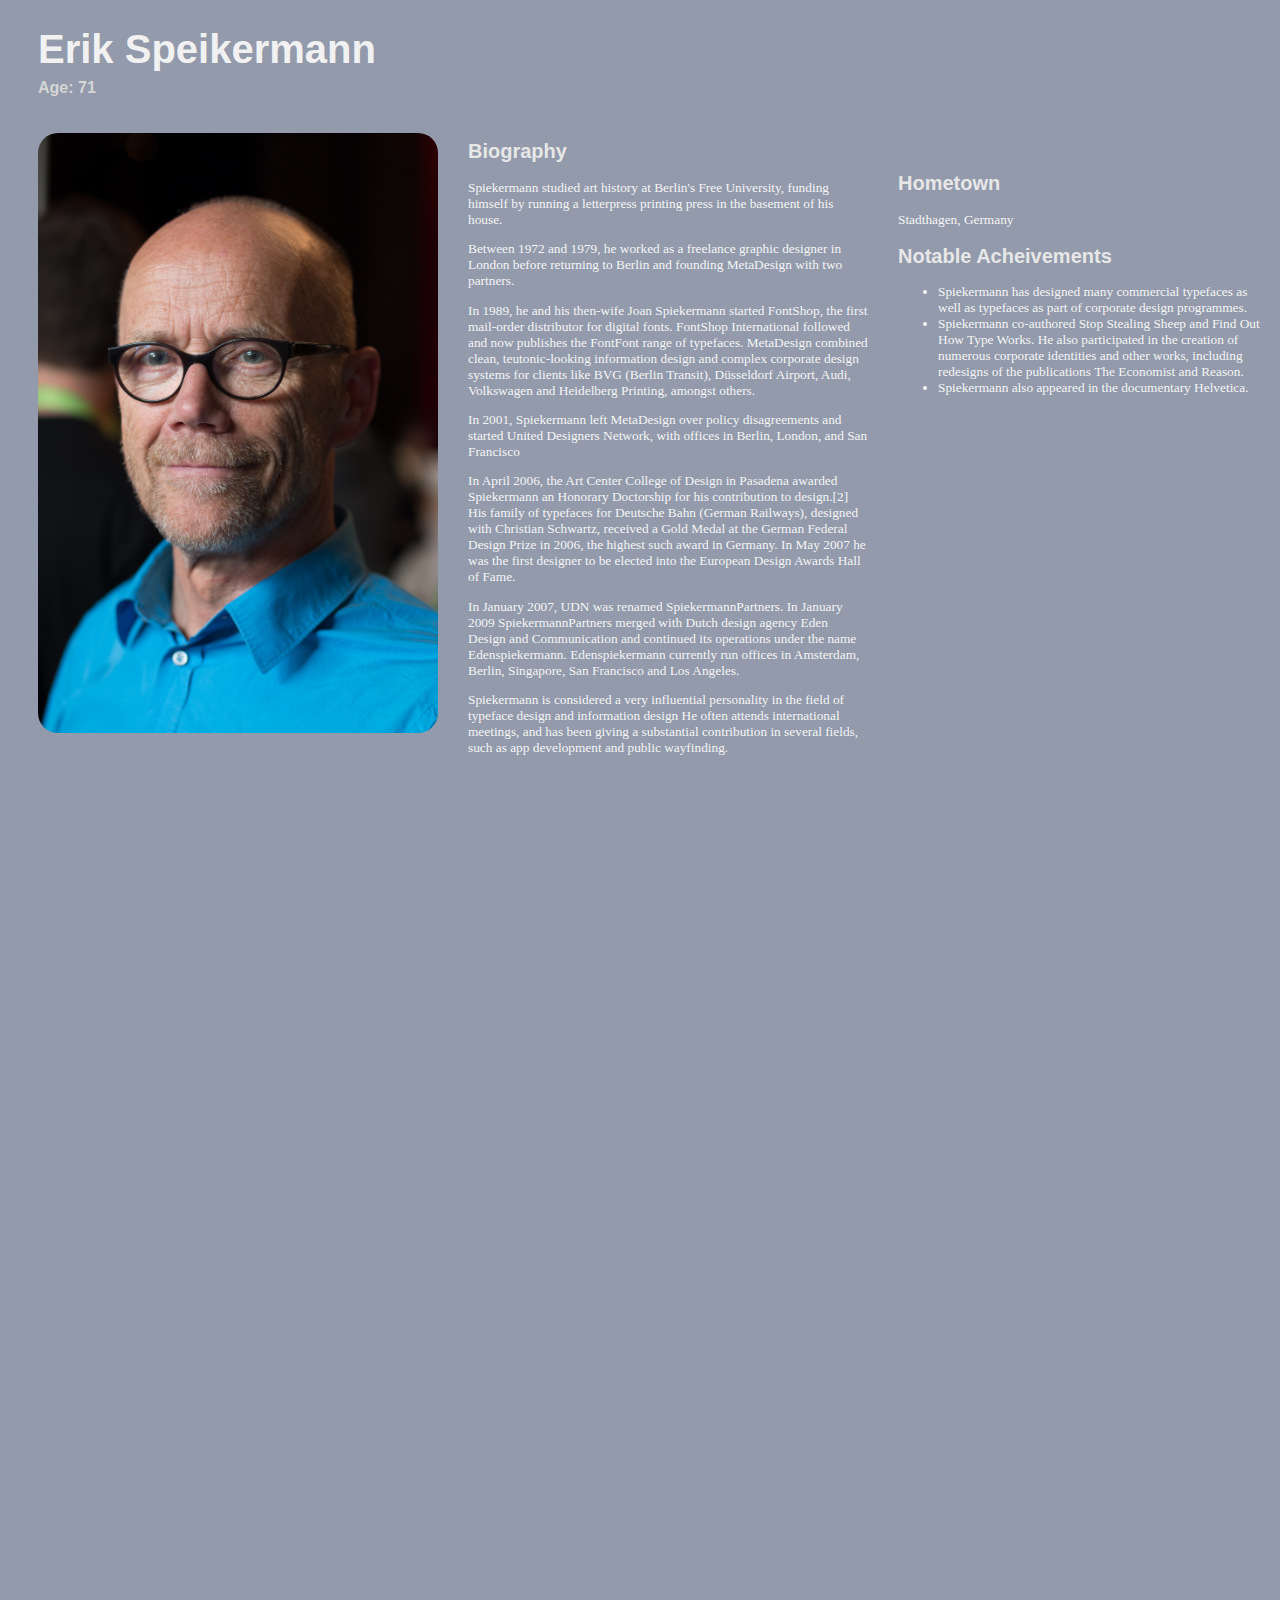
<file: index.html>
<!DOCTYPE html>
<html lang="en">
<head>
    <meta charset="UTF-8">
    <meta name="viewport" content="width=device-width, initial-scale=1.0">
    <meta http-equiv="X-UA-Compatible" content="ie=edge">
    <link rel="stylesheet" href="styles/style.css">
    <title>Erik Bio</title>
</head>
<body>
    <div class="stripe" id="cream"></div>
    <div class="stripe" id="blue"></div>
    <div class="stripe" id="orange"></div>

    <header>
        <h1>Erik Speikermann</h1>
        <h3 class="subheading">Age: 71</h3>
        <a href="https://en.wikipedia.org/wiki/Erik_Spiekermann" alt="Wiki Link" target="blank"><img src="assets/Spiekermann-image.jpg" alt="Erik Spiekerman" width="400px"></a>
    </header>

    <article>
        <div id="biography">
            <h2>Biography</h2>
            <p>Spiekermann studied art history at Berlin's Free University, funding himself by running a letterpress printing press 
                in the basement of his house.</p>
            <p>Between 1972 and 1979, he worked as a freelance graphic designer in London before returning to Berlin and founding 
                MetaDesign with two partners.</p>
            <p>In 1989, he and his then-wife Joan Spiekermann started FontShop, the first mail-order distributor for digital fonts. 
                FontShop International followed and now publishes the FontFont range of typefaces. MetaDesign combined clean, 
                teutonic-looking information design and complex corporate design systems for clients like BVG (Berlin Transit), 
                Düsseldorf Airport, Audi, Volkswagen and Heidelberg Printing, amongst others.</p>
            <p>In 2001, Spiekermann left MetaDesign over policy disagreements and started United Designers Network, with offices 
                in Berlin, London, and San Francisco</p>
            <p>In April 2006, the Art Center College of Design in Pasadena awarded Spiekermann an Honorary Doctorship for his 
                contribution to design.[2] His family of typefaces for Deutsche Bahn (German Railways), designed with Christian 
                Schwartz, received a Gold Medal at the German Federal Design Prize in 2006, the highest such award in Germany.
                In May 2007 he was the first designer to be elected into the European Design Awards Hall of Fame.</p>
            <p>In January 2007, UDN was renamed SpiekermannPartners. In January 2009 SpiekermannPartners merged with Dutch design 
                agency Eden Design and Communication and continued its operations under the name Edenspiekermann. Edenspiekermann 
                currently run offices in Amsterdam, Berlin, Singapore, San Francisco and Los Angeles.</p>
            <p>Spiekermann is considered a very influential personality in the field of typeface design and information design He 
                often attends international meetings, and has been giving a substantial contribution in several fields, such as app 
                development and public wayfinding.</p>

            <div id="hometown">
                <h2>Hometown</h2>
                    <p>Stadthagen, Germany</p>

                <h2>Notable Acheivements</h2>
                <ul>
                    <li>Spiekermann has designed many commercial typefaces as well as typefaces as part of corporate design programmes.</li>
                    <li>Spiekermann co-authored Stop Stealing Sheep and Find Out How Type Works. He also participated in the creation of 
                            numerous corporate identities and other works, including redesigns of the publications The Economist and Reason.</li>
                    <li>Spiekermann also appeared in the documentary Helvetica.</li>
                </ul>
            </div>
            
        </div>
    </article>

</body>
</html>
</file>
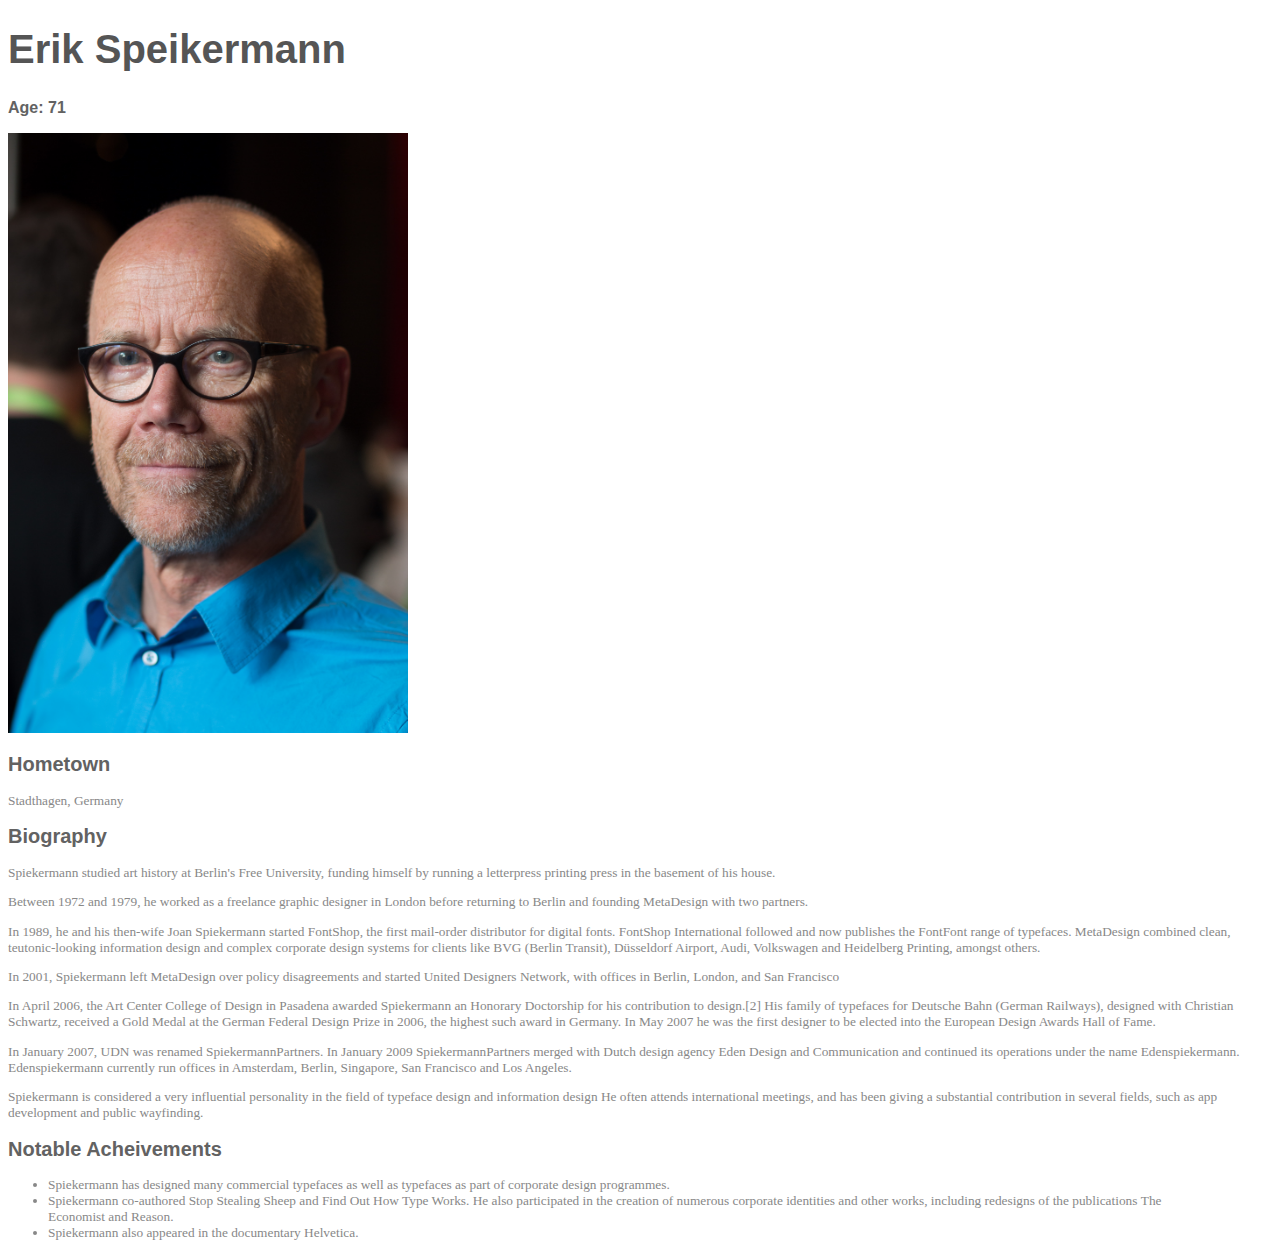
<file: biography website/index.html>
<!DOCTYPE html>
<html lang="en">
<head>
    <meta charset="UTF-8">
    <meta name="viewport" content="width=device-width, initial-scale=1.0">
    <meta http-equiv="X-UA-Compatible" content="ie=edge">
    <link rel="stylesheet" href="styles/style.css">
    <title>Erik Bio</title>
</head>
<body>
    <h1>Erik Speikermann</h1>
    <h3>Age: 71</h3>
    <a href="https://en.wikipedia.org/wiki/Erik_Spiekermann" alt="Wiki Link" target="blank"><img src="assets/Spiekermann-image.jpg" alt="Erik Spiekerman" width="400px"></a>
    
    <h2>Hometown</h2>
        <p>Stadthagen, Germany</p>

    <h2>Biography</h2>
        <p>Spiekermann studied art history at Berlin's Free University, funding himself by running a letterpress printing press 
            in the basement of his house.</p>
        <p>Between 1972 and 1979, he worked as a freelance graphic designer in London before returning to Berlin and founding 
            MetaDesign with two partners.</p>
        <p>In 1989, he and his then-wife Joan Spiekermann started FontShop, the first mail-order distributor for digital fonts. 
            FontShop International followed and now publishes the FontFont range of typefaces. MetaDesign combined clean, 
            teutonic-looking information design and complex corporate design systems for clients like BVG (Berlin Transit), 
            Düsseldorf Airport, Audi, Volkswagen and Heidelberg Printing, amongst others.</p>
        <p>In 2001, Spiekermann left MetaDesign over policy disagreements and started United Designers Network, with offices 
            in Berlin, London, and San Francisco</p>
        <p>In April 2006, the Art Center College of Design in Pasadena awarded Spiekermann an Honorary Doctorship for his 
            contribution to design.[2] His family of typefaces for Deutsche Bahn (German Railways), designed with Christian 
            Schwartz, received a Gold Medal at the German Federal Design Prize in 2006, the highest such award in Germany.
            In May 2007 he was the first designer to be elected into the European Design Awards Hall of Fame.</p>
        <p>In January 2007, UDN was renamed SpiekermannPartners. In January 2009 SpiekermannPartners merged with Dutch design 
            agency Eden Design and Communication and continued its operations under the name Edenspiekermann. Edenspiekermann 
            currently run offices in Amsterdam, Berlin, Singapore, San Francisco and Los Angeles.</p>
        <p>Spiekermann is considered a very influential personality in the field of typeface design and information design He 
            often attends international meetings, and has been giving a substantial contribution in several fields, such as app 
            development and public wayfinding.</p>


    <h2>Notable Acheivements</h2>

    <ul>
        <li>Spiekermann has designed many commercial typefaces as well as typefaces as part of corporate design programmes.</li>
        <li>Spiekermann co-authored Stop Stealing Sheep and Find Out How Type Works. He also participated in the creation of 
                numerous corporate identities and other works, including redesigns of the publications The Economist and Reason.</li>
        <li>Spiekermann also appeared in the documentary Helvetica.</li>
    </ul>

</body>
</html>
</file>
<file: styles/style.css>
body {
    position: relative;
    left: 30px;
    background-color: #929aab;
}

h1 {
    font-size: 30pt;
    color: #f1f1f1;
    font-family: 'Varela Round', sans-serif;
}

h2 {
    font-size: 15pt;
    color: #e7e7e7;
    font-family: 'Varela Round', sans-serif;
}

h3 {
    font-size: 12pt;
    color: #d6d6d6;
    font-family: 'Varela Round', sans-serif;
}

p {
    font-size: 10pt;
    color: #f5f5f5;
    font-family: 'Eczar', serif;
    max-width: 400px;
}

ul {
    max-width: 335px;
    font-size: 10pt;
    color: #f5f5f5;
    font-family: 'Eczar', serif;
}

a{
    text-decoration: none;
    color: none;
}

img {
    border-radius: 20px;
}

#biography {
    position: relative;
    top: -613px;
    left: 430px;
}

#hometown {
    position: relative;
    top: -600px;
    left: 430px;
}

.subheading {
    position: relative;
    top: -20px;
}

.stripe {
    position: absolute;
    background-color: #555555;
    height: 1920px;
    width: 100px;
    top: -50px;
}

#cream {
    background-color: #faf7e6;
    left: 1575px;
}

#blue {
    background-color: #83d9ef;
    left: 1425px;
}

#orange {
    background-color: #ffa35f;
    left: 1275px;
}
</file>
<file: biography website/styles/style.css>
h1 {
    font-size: 30pt;
    color: #555555;
    font-family: 'Varela Round', sans-serif;
}

h2 {
    font-size: 15pt;
    color: #626262;
    font-family: 'Varela Round', sans-serif;
}

h3 {
    font-size: 12pt;
    color: #626262;
    font-family: 'Varela Round', sans-serif;
}

p {
    font-size: 10pt;
    color: #888888;
    font-family: 'Eczar', serif;
}

ul {
    font-size: 10pt;
    color: #888888;
    font-family: 'Eczar', serif;
}

a{
    text-decoration: none;
    color: none;
}
</file>
